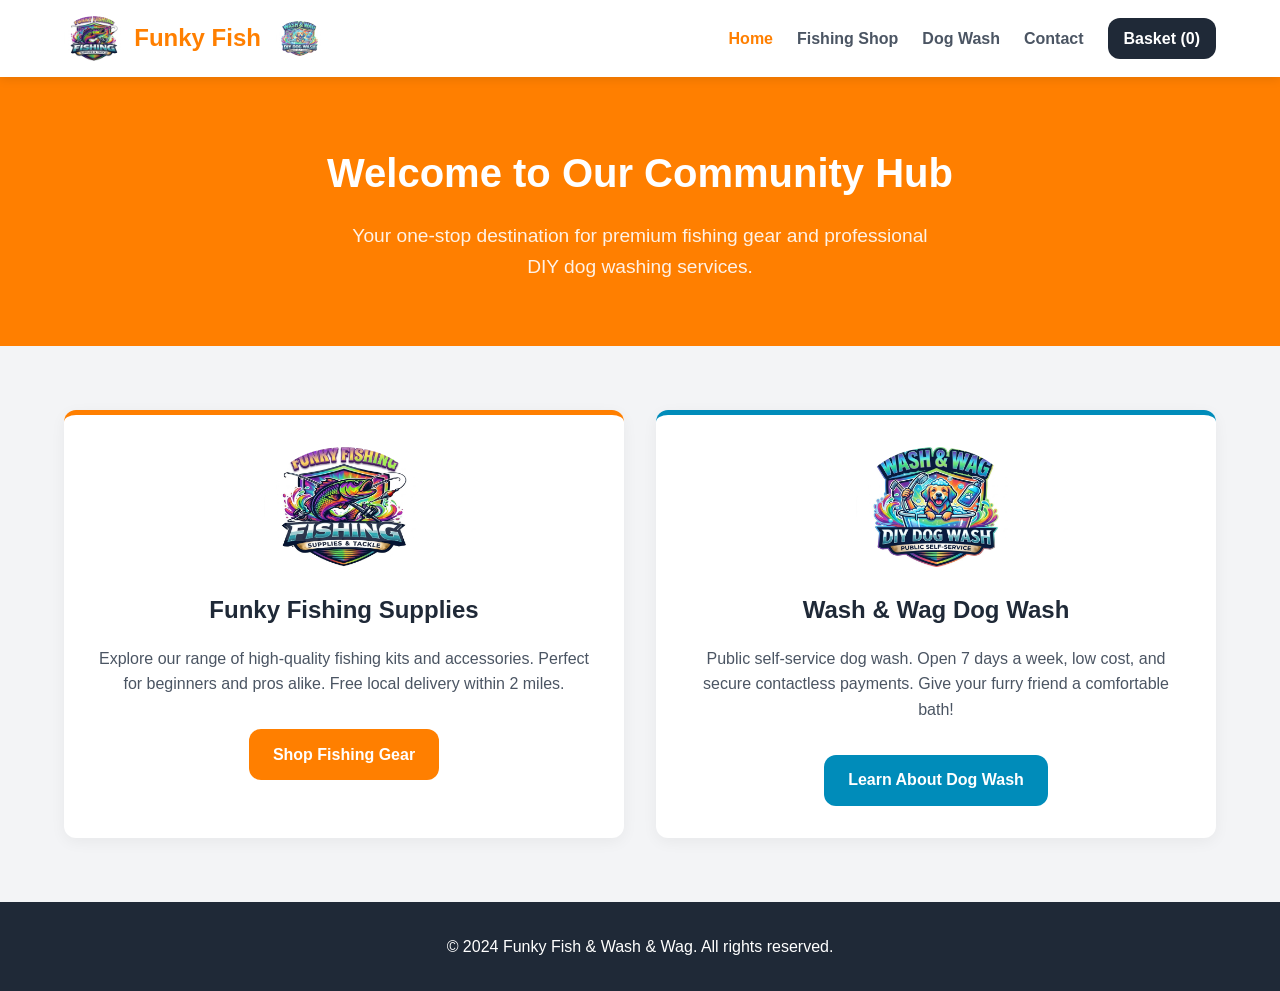
<file: index.html>
<!DOCTYPE html>
<html lang="en">
<head>
  <meta charset="UTF-8">
  <meta name="viewport" content="width=device-width, initial-scale=1.0">
  <title>Funky Fish & Wash & Wag</title>
  <link rel="stylesheet" href="css/style.css">
</head>
<body>

  <header class="main-header">
    <div class="container header-inner">
      <div class="logos">
        <a href="index.html" class="logo-primary">
          <img src="images/fish logo.jpg" alt="Funky Fish Logo">
          <span>Funky Fish</span>
        </a>
        <a href="dogwash.html" class="logo-secondary">
          <img src="images/dog wash logo.jpg" alt="Wash & Wag Logo">
        </a>
      </div>
      <nav class="main-nav">
        <a href="index.html" class="active">Home</a>
        <a href="shop.html">Fishing Shop</a>
        <a href="dogwash.html">Dog Wash</a>
        <a href="contact.html">Contact</a>
        <a href="order.html" class="cart-btn">Basket (<span id="cart-count">0</span>)</a>
      </nav>
    </div>
  </header>

  <section class="hero">
    <div class="container">
      <h1>Welcome to Our Community Hub</h1>
      <p>Your one-stop destination for premium fishing gear and professional DIY dog washing services.</p>
    </div>
  </section>

  <section class="container category-section">
    <div class="category-card primary-card">
      <img src="images/fish logo.jpg" alt="Funky Fishing" class="category-img">
      <h2>Funky Fishing Supplies</h2>
      <p>Explore our range of high-quality fishing kits and accessories. Perfect for beginners and pros alike. Free local delivery within 2 miles.</p>
      <a href="shop.html" class="btn btn-primary">Shop Fishing Gear</a>
    </div>

    <div class="category-card secondary-card">
      <img src="images/dog wash logo.jpg" alt="Wash & Wag" class="category-img">
      <h2>Wash & Wag Dog Wash</h2>
      <p>Public self-service dog wash. Open 7 days a week, low cost, and secure contactless payments. Give your furry friend a comfortable bath!</p>
      <a href="dogwash.html" class="btn btn-secondary">Learn About Dog Wash</a>
    </div>
  </section>

  <footer>
    <div class="container">
      <p>&copy; 2024 Funky Fish & Wash & Wag. All rights reserved.</p>
    </div>
  </footer>

  <script src="js/data.js"></script>
  <script src="js/main.js"></script>
</body>
</html>
</file>
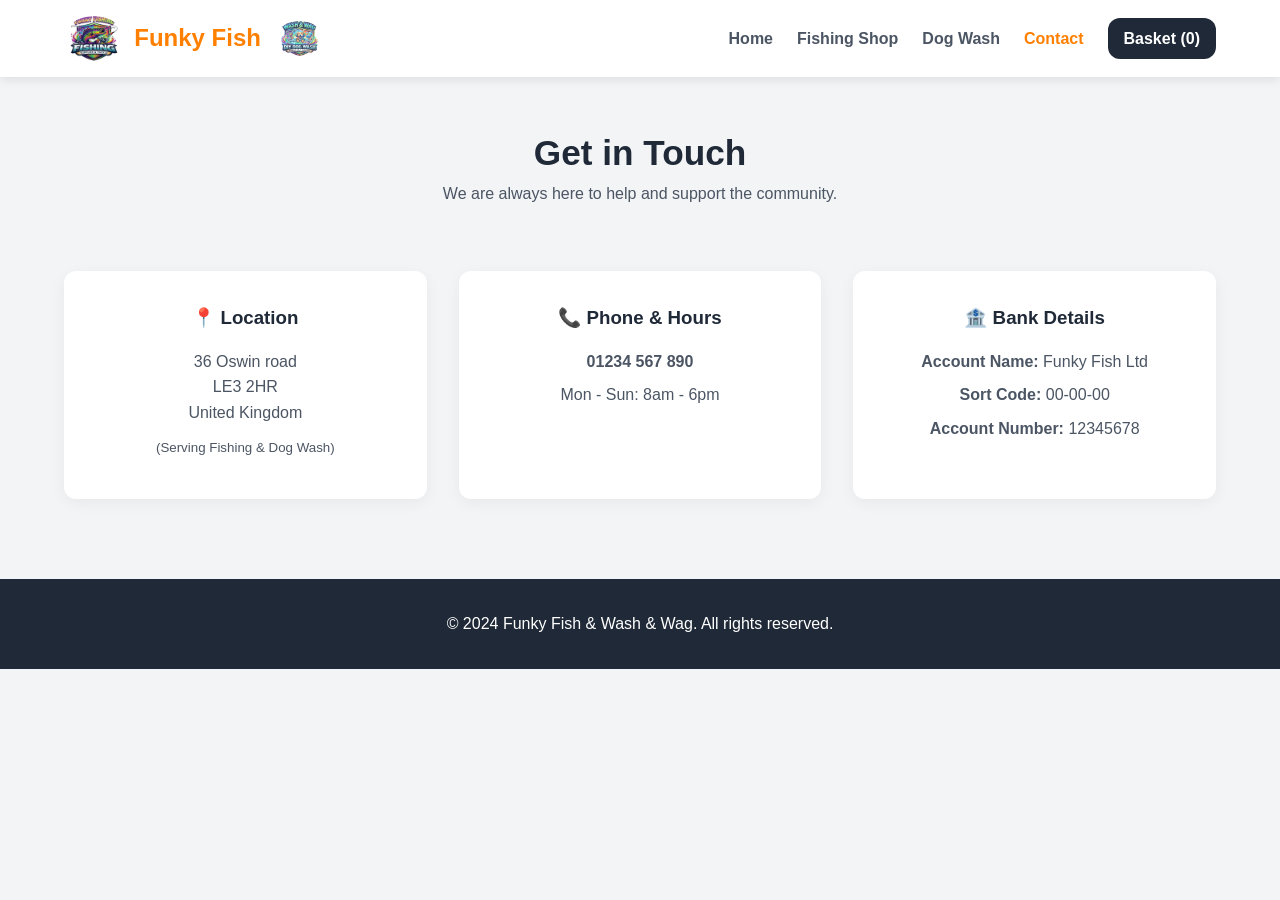
<file: contact.html>
<!DOCTYPE html>
<html lang="en">
<head>
  <meta charset="UTF-8">
  <meta name="viewport" content="width=device-width, initial-scale=1.0">
  <title>Contact Us</title>
  <link rel="stylesheet" href="css/style.css">
</head>
<body>

  <header class="main-header">
    <div class="container header-inner">
      <div class="logos">
        <a href="index.html" class="logo-primary">
          <img src="images/fish logo.jpg" alt="Funky Fish Logo">
          <span>Funky Fish</span>
        </a>
        <a href="dogwash.html" class="logo-secondary">
          <img src="images/dog wash logo.jpg" alt="Wash & Wag Logo">
        </a>
      </div>
      <nav class="main-nav">
        <a href="index.html">Home</a>
        <a href="shop.html">Fishing Shop</a>
        <a href="dogwash.html">Dog Wash</a>
        <a href="contact.html" class="active">Contact</a>
        <a href="order.html" class="cart-btn">Basket (<span id="cart-count">0</span>)</a>
      </nav>
    </div>
  </header>

  <section class="page-title">
    <div class="container">
      <h1>Get in Touch</h1>
      <p>We are always here to help and support the community.</p>
    </div>
  </section>

  <section class="container contact-section">
    <div class="contact-grid">
      <div class="contact-card">
        <h3>📍 Location</h3>
        <p>36 Oswin road<br>LE3 2HR<br>United Kingdom</p>
        <p><small>(Serving Fishing & Dog Wash)</small></p>
      </div>

      <div class="contact-card">
        <h3>📞 Phone & Hours</h3>
        <p><strong>01234 567 890</strong></p>
        <p>Mon - Sun: 8am - 6pm</p>
      </div>

      <div class="contact-card">
        <h3>🏦 Bank Details</h3>
        <p><strong>Account Name:</strong> Funky Fish Ltd</p>
        <p><strong>Sort Code:</strong> 00-00-00</p>
        <p><strong>Account Number:</strong> 12345678</p>
      </div>
    </div>
  </section>

  <footer>
    <div class="container">
      <p>&copy; 2024 Funky Fish & Wash & Wag. All rights reserved.</p>
    </div>
  </footer>

  <script src="js/data.js"></script>
  <script src="js/main.js"></script>
</body>
</html>
</file>
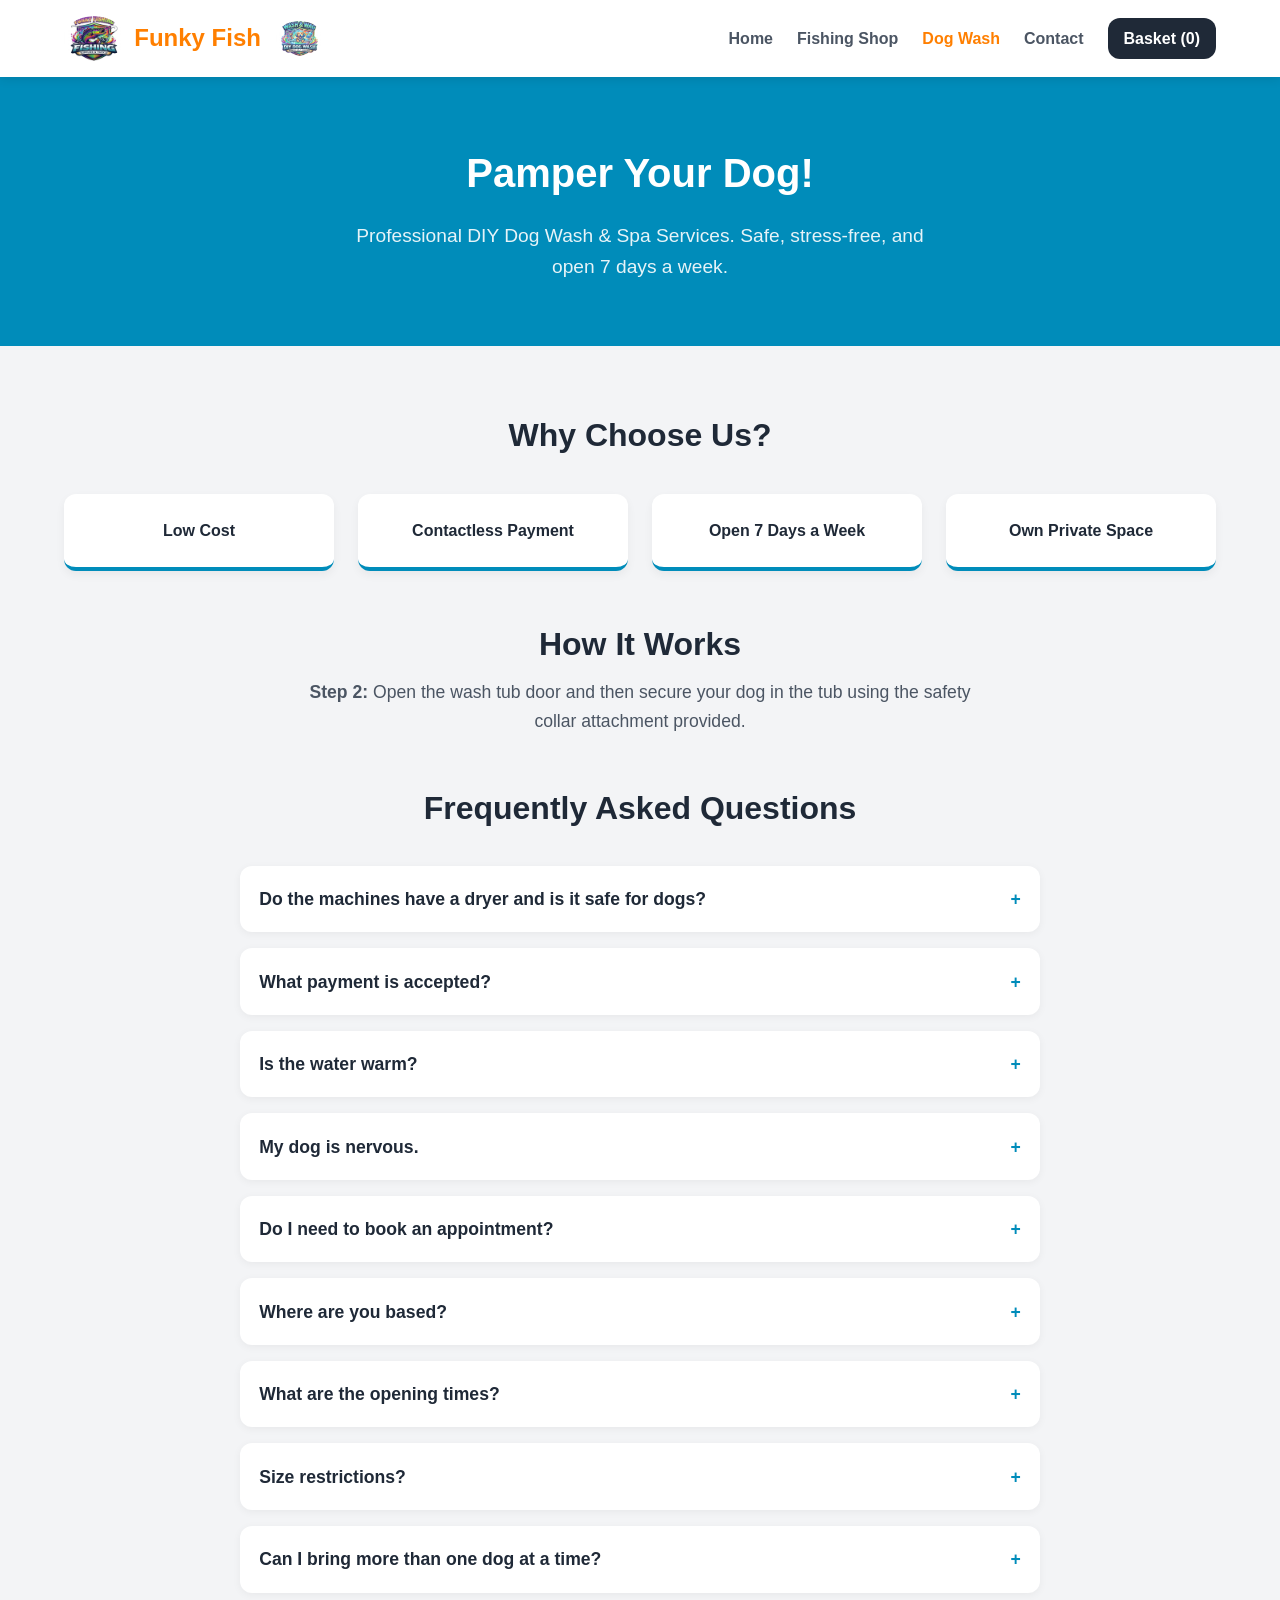
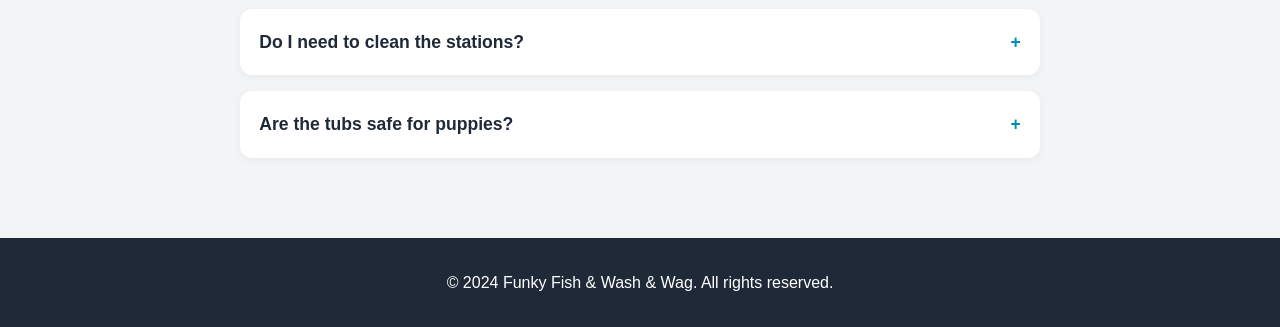
<file: dogwash.html>
<!DOCTYPE html>
<html lang="en">
<head>
  <meta charset="UTF-8">
  <meta name="viewport" content="width=device-width, initial-scale=1.0">
  <title>Dog Wash - Wash & Wag</title>
  <link rel="stylesheet" href="css/style.css">
</head>
<body>

  <header class="main-header dogwash-theme">
    <div class="container header-inner">
      <div class="logos">
        <a href="index.html" class="logo-primary">
          <img src="images/fish logo.jpg" alt="Funky Fish Logo">
          <span>Funky Fish</span>
        </a>
        <a href="dogwash.html" class="logo-secondary">
          <img src="images/dog wash logo.jpg" alt="Wash & Wag Logo">
        </a>
      </div>
      <nav class="main-nav">
        <a href="index.html">Home</a>
        <a href="shop.html">Fishing Shop</a>
        <a href="dogwash.html" class="active">Dog Wash</a>
        <a href="contact.html">Contact</a>
        <a href="order.html" class="cart-btn">Basket (<span id="cart-count">0</span>)</a>
      </nav>
    </div>
  </header>

  <section class="hero dogwash-hero">
    <div class="container">
      <h1>Pamper Your Dog!</h1>
      <p>Professional DIY Dog Wash & Spa Services. Safe, stress-free, and open 7 days a week.</p>
    </div>
  </section>

  <section class="container info-section">
    <div class="section-head">
      <h2>Why Choose Us?</h2>
    </div>
    <div class="features-grid">
      <div class="feature-box">Low Cost</div>
      <div class="feature-box">Contactless Payment</div>
      <div class="feature-box">Open 7 Days a Week</div>
      <div class="feature-box">Own Private Space</div>
    </div>

    <div class="section-head" style="margin-top: 3rem;">
      <h2>How It Works</h2>
      <p><strong>Step 2:</strong> Open the wash tub door and then secure your dog in the tub using the safety collar attachment provided.</p>
    </div>

    <div class="section-head" style="margin-top: 3rem;">
      <h2>Frequently Asked Questions</h2>
    </div>
    
    <div class="faq-container">
      <details class="faq-item">
        <summary>Do the machines have a dryer and is it safe for dogs?</summary>
        <p>Yes, our machine is equipped with a blow dryer that can be switched to low-high mode and is effective for drying dogs of all coats and types.</p>
      </details>
      <details class="faq-item">
        <summary>What payment is accepted?</summary>
        <p>We accept credit and debit online payments. (NO cash).</p>
      </details>
      <details class="faq-item">
        <summary>Is the water warm?</summary>
        <p>Yes, the station is 36-39 degrees to ensure your dog has a comfortable bathing experience. Please check the temperature to make sure it's okay for them.</p>
      </details>
      <details class="faq-item">
        <summary>My dog is nervous.</summary>
        <p>Please check out our online video to see how calm the environment is.</p>
      </details>
      <details class="faq-item">
        <summary>Do I need to book an appointment?</summary>
        <p>We offer online booking and secure payments to save your spot.</p>
      </details>
      <details class="faq-item">
        <summary>Where are you based?</summary>
        <p>36 Oswin road, LE3 2HR. (View on map).</p>
      </details>
      <details class="faq-item">
        <summary>What are the opening times?</summary>
        <p>7 days a week, Mon-Sun 8am - 6pm.</p>
      </details>
      <details class="faq-item">
        <summary>Size restrictions?</summary>
        <p>Our dog stations are designed to accommodate dogs of all sizes, from Chihuahuas to Cane Corsos.</p>
      </details>
      <details class="faq-item">
        <summary>Can I bring more than one dog at a time?</summary>
        <p>No, strictly 1 dog per wash.</p>
      </details>
      <details class="faq-item">
        <summary>Do I need to clean the stations?</summary>
        <p>Yes, once you have finished, please take advantage of our free rinse and disinfectant.</p>
      </details>
      <details class="faq-item">
        <summary>Are the tubs safe for puppies?</summary>
        <p>Yes! The equipment is safe for all ages.</p>
      </details>
    </div>
  </section>

  <footer>
    <div class="container">
      <p>&copy; 2024 Funky Fish & Wash & Wag. All rights reserved.</p>
    </div>
  </footer>

  <script src="js/data.js"></script>
  <script src="js/main.js"></script>
</body>
</html>
</file>
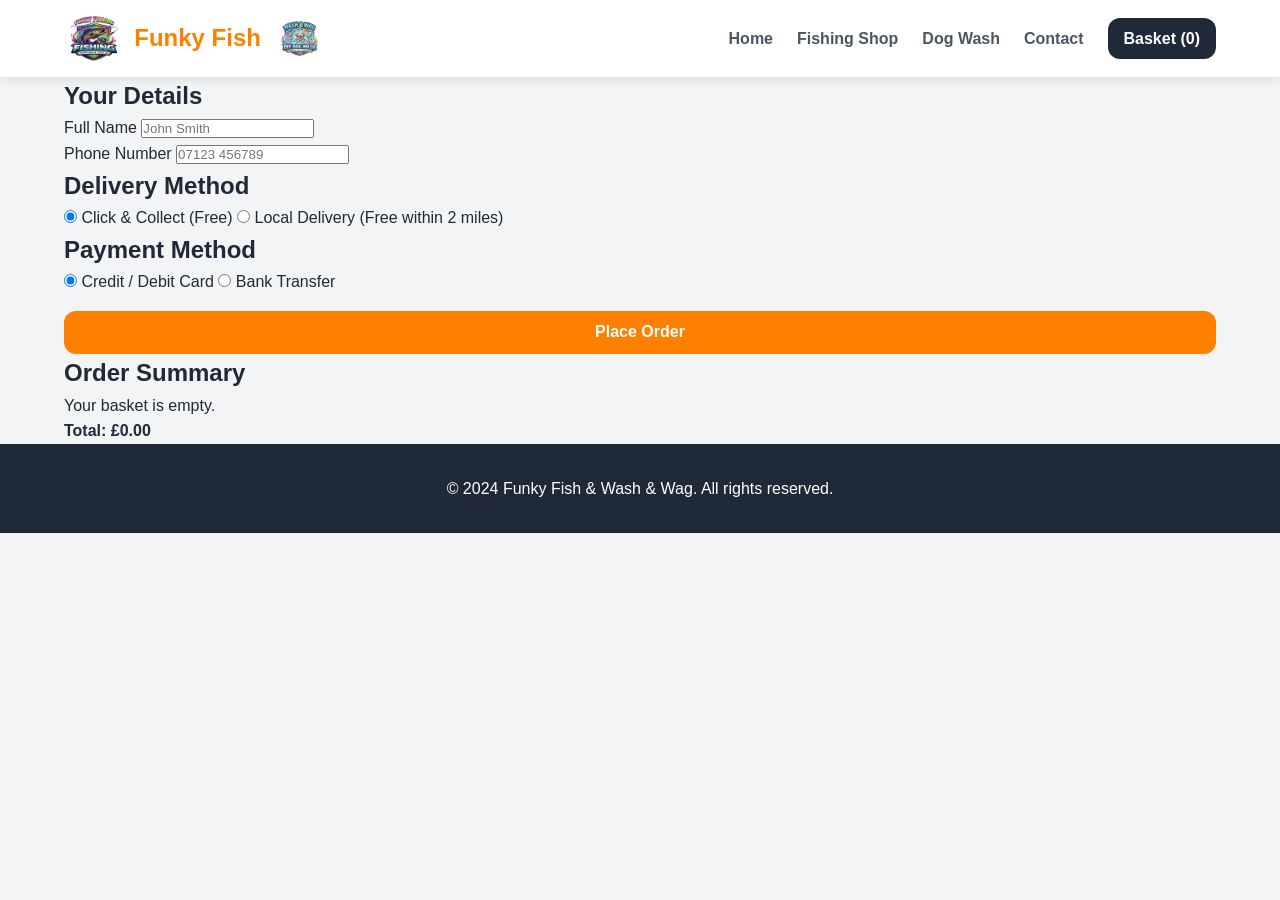
<file: order.html>
<!DOCTYPE html>
<html lang="en">
<head>
  <meta charset="UTF-8">
  <meta name="viewport" content="width=device-width, initial-scale=1.0">
  <title>Checkout - Funky Fish</title>
  <link rel="stylesheet" href="css/style.css">
</head>
<body>

  <header class="main-header">
    <div class="container header-inner">
      <div class="logos">
        <a href="index.html" class="logo-primary">
          <img src="images/fish logo.jpg" alt="Funky Fish Logo">
          <span>Funky Fish</span>
        </a>
        <a href="dogwash.html" class="logo-secondary">
          <img src="images/dog wash logo.jpg" alt="Wash & Wag Logo">
        </a>
      </div>
      <nav class="main-nav">
        <a href="index.html">Home</a>
        <a href="shop.html">Fishing Shop</a>
        <a href="dogwash.html">Dog Wash</a>
        <a href="contact.html">Contact</a>
        <a href="order.html" class="cart-btn active">Basket (<span id="cart-count">0</span>)</a>
      </nav>
    </div>
  </header>

  <section class="container checkout-section">
    <div class="checkout-layout">
      <div class="checkout-form">
        <h2>Your Details</h2>
        <form id="checkout-form">
          <div class="form-group">
            <label for="name">Full Name</label>
            <input type="text" id="name" required placeholder="John Smith">
          </div>
          <div class="form-group">
            <label for="phone">Phone Number</label>
            <input type="tel" id="phone" required placeholder="07123 456789">
          </div>
          
          <h2>Delivery Method</h2>
          <div class="radio-group">
            <label><input type="radio" name="delivery" value="collect" checked> Click & Collect (Free)</label>
            <label><input type="radio" name="delivery" value="delivery"> Local Delivery (Free within 2 miles)</label>
          </div>
          
          <div class="form-group" id="address-group" style="display: none;">
            <label for="address">Delivery Address</label>
            <textarea id="address" rows="3" placeholder="123 Fishing Lane..."></textarea>
          </div>

          <h2>Payment Method</h2>
          <div class="radio-group">
            <label><input type="radio" name="payment" value="card" checked> Credit / Debit Card</label>
            <label><input type="radio" name="payment" value="bank"> Bank Transfer</label>
          </div>

          <button type="submit" class="btn btn-primary btn-block">Place Order</button>
        </form>
      </div>

            <div class="checkout-summary">
        <h2>Order Summary</h2>
        <div id="cart-items">
          <!-- Cart items will be injected here with +/- buttons -->
        </div>
        <div class="summary-total">
          <strong>Total:</strong>
          <strong id="cart-total">£0.00</strong>
        </div>
      </div>
  </section>

  <footer>
    <div class="container">
      <p>&copy; 2024 Funky Fish & Wash & Wag. All rights reserved.</p>
    </div>
  </footer>
  <!-- Toast Notification Container -->
  <div id="toast" class="toast"></div>
  <script src="js/data.js"></script>
  <script src="js/main.js"></script>

</body>
</html>
</file>
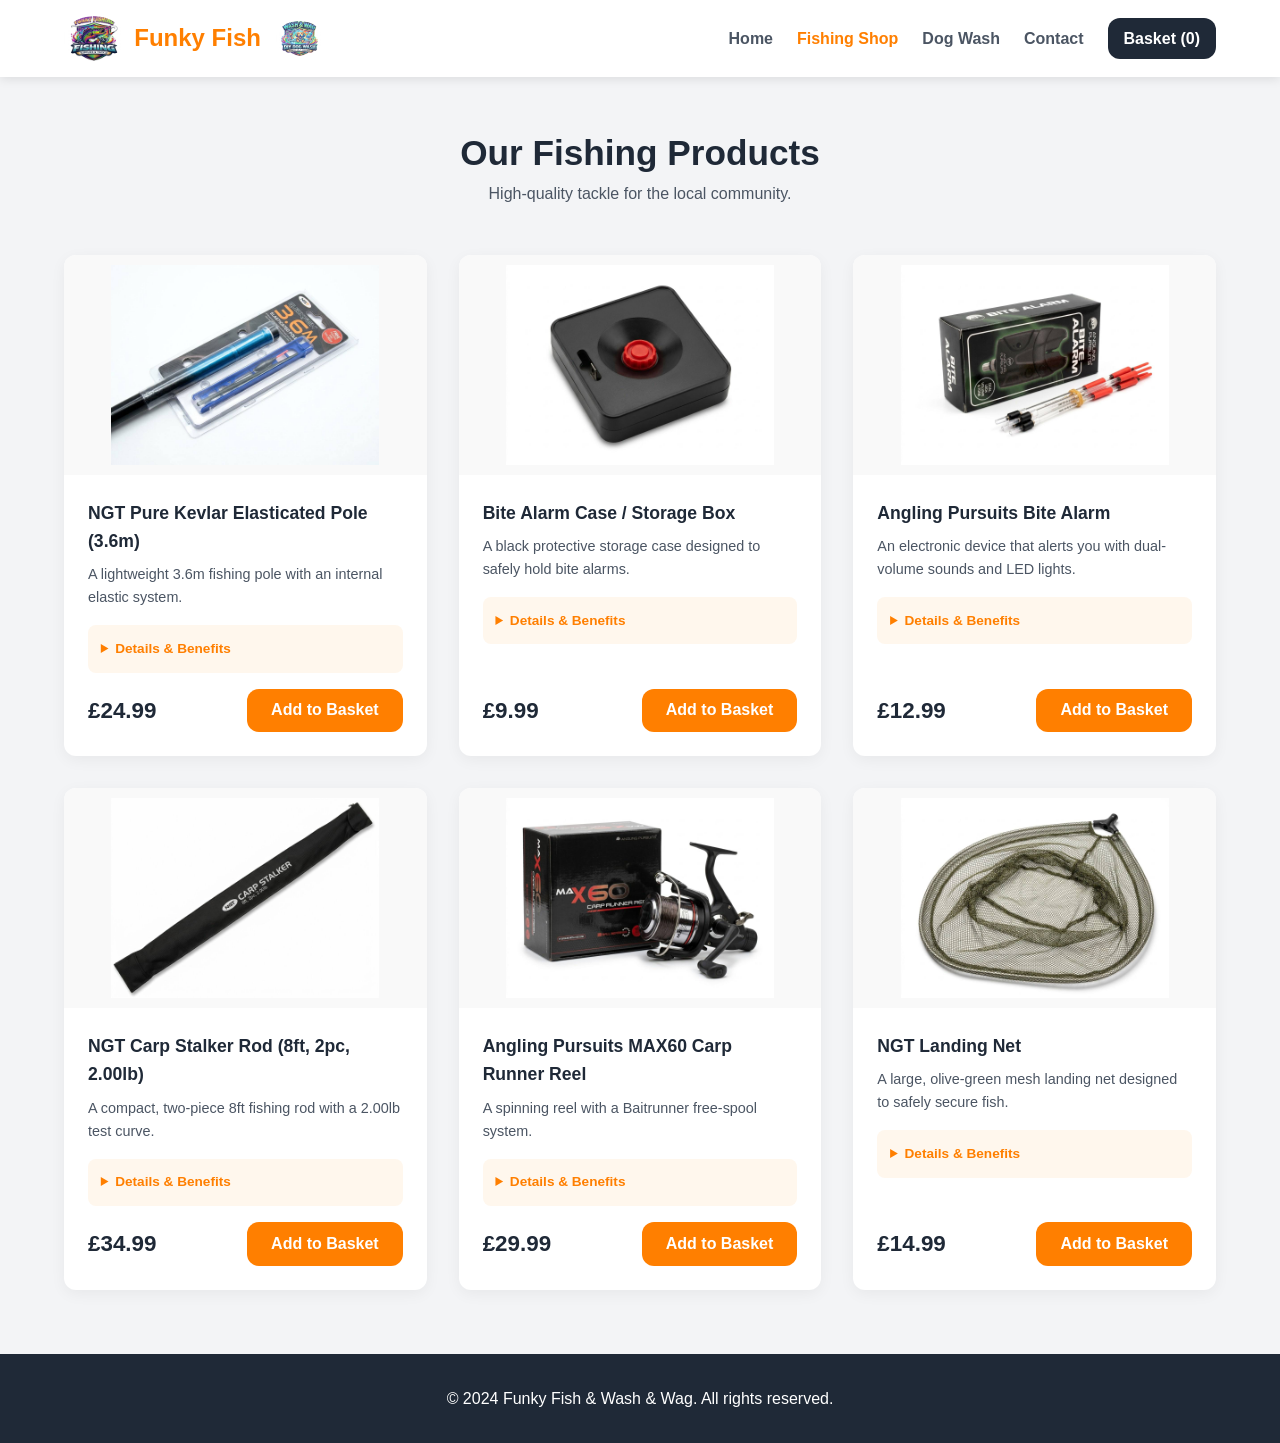
<file: shop.html>
<!DOCTYPE html>
<html lang="en">
<head>
  <meta charset="UTF-8">
  <meta name="viewport" content="width=device-width, initial-scale=1.0">
  <title>Fishing Shop - Funky Fish</title>
  <link rel="stylesheet" href="css/style.css">
</head>
<body>

  <header class="main-header">
    <div class="container header-inner">
      <div class="logos">
        <a href="index.html" class="logo-primary">
          <img src="images/fish logo.jpg" alt="Funky Fish Logo">
          <span>Funky Fish</span>
        </a>
        <a href="dogwash.html" class="logo-secondary">
          <img src="images/dog wash logo.jpg" alt="Wash & Wag Logo">
        </a>
      </div>
      <nav class="main-nav">
        <a href="index.html">Home</a>
        <a href="shop.html" class="active">Fishing Shop</a>
        <a href="dogwash.html">Dog Wash</a>
        <a href="contact.html">Contact</a>
        <a href="order.html" class="cart-btn">Basket (<span id="cart-count">0</span>)</a>
      </nav>
    </div>
  </header>

  <section class="page-title">
    <div class="container">
      <h1>Our Fishing Products</h1>
      <p>High-quality tackle for the local community.</p>
    </div>
  </section>

  <section class="container product-section">
    <div class="product-grid" id="product-grid"></div>
  </section>

  <footer>
    <div class="container">
      <p>&copy; 2024 Funky Fish & Wash & Wag. All rights reserved.</p>
    </div>
  </footer>

  <script src="js/data.js"></script>
  <script src="js/main.js"></script>
</body>
</html>
</file>
<file: css/style.css>
/* --- Global Variables & Reset --- */
:root {
  --primary: #FF7F00; /* Fishing Orange */
  --primary-hover: #E06F00;
  --secondary: #008CBA; /* Dog Wash Blue */
  --secondary-hover: #007399;
  --dark: #1F2937;
  --gray: #4B5563;
  --light: #F3F4F6;
  --white: #FFFFFF;
  --radius: 12px;
}

* {
  box-sizing: border-box;
  margin: 0;
  padding: 0;
}

body {
  font-family: 'Segoe UI', Tahoma, Geneva, Verdana, sans-serif;
  line-height: 1.6;
  color: var(--dark);
  background-color: var(--light);
}

img {
  max-width: 100%;
  height: auto;
  display: block;
}

a {
  text-decoration: none;
  color: inherit;
}

.container {
  width: min(1200px, 90%);
  margin: 0 auto;
}

/* --- Header --- */
.main-header {
  background: var(--white);
  box-shadow: 0 2px 10px rgba(0,0,0,0.1);
  position: sticky;
  top: 0;
  z-index: 100;
}

.header-inner {
  display: flex;
  justify-content: space-between;
  align-items: center;
  padding: 1rem 0;
  flex-wrap: wrap;
}

.logos {
  display: flex;
  align-items: center;
  gap: 15px;
}

.logo-primary {
  display: flex;
  align-items: center;
  gap: 10px;
  font-size: 1.5rem;
  font-weight: 800;
  color: var(--primary);
}

.logo-primary img {
  height: 45px;
  border-radius: 50%; /* To make logos look nicer if they are square */
}

.logo-secondary img {
  height: 35px; 
  opacity: 0.8;
  transition: opacity 0.3s;
  border-radius: 50%;
}
.logo-secondary img:hover { opacity: 1; }

.main-nav {
  display: flex;
  gap: 1.5rem;
  align-items: center;
  font-weight: 600;
}

.main-nav a {
  color: var(--gray);
  transition: color 0.3s;
}

.main-nav a:hover, .main-nav a.active {
  color: var(--primary);
}

.cart-btn {
  background: var(--dark);
  color: var(--white) !important;
  padding: 0.5rem 1rem;
  border-radius: var(--radius);
}

/* --- Hero Sections --- */
.hero {
  background: var(--primary);
  color: var(--white);
  text-align: center;
  padding: 4rem 1rem;
}

.dogwash-hero {
  background: var(--secondary);
}

.hero h1 { font-size: 2.5rem; margin-bottom: 1rem; }
.hero p { font-size: 1.2rem; max-width: 600px; margin: 0 auto; opacity: 0.9; }

/* --- Categories (Index Page) --- */
.category-section {
  display: grid;
  grid-template-columns: repeat(auto-fit, minmax(300px, 1fr));
  gap: 2rem;
  padding: 4rem 0;
}

.category-card {
  background: var(--white);
  padding: 2rem;
  border-radius: var(--radius);
  text-align: center;
  box-shadow: 0 4px 15px rgba(0,0,0,0.05);
  border-top: 5px solid var(--primary);
}

.secondary-card { border-top-color: var(--secondary); }

.category-img { 
  height: 120px; 
  margin: 0 auto 1.5rem; 
  border-radius: 50%;
}

.category-card h2 { margin-bottom: 1rem; font-size: 1.5rem; }

.category-card p { color: var(--gray); margin-bottom: 2rem; }

/* --- Buttons --- */
.btn {
  display: inline-block;
  padding: 0.8rem 1.5rem;
  border-radius: var(--radius);
  font-weight: bold;
  font-size: 1rem;
  border: none;
  cursor: pointer;
  transition: background 0.3s, transform 0.1s;
}

.btn:active { transform: scale(0.98); }

.btn-primary { background: var(--primary); color: var(--white); }
.btn-primary:hover { background: var(--primary-hover); }

.btn-secondary { background: var(--secondary); color: var(--white); }
.btn-secondary:hover { background: var(--secondary-hover); }

.btn-block { width: 100%; margin-top: 1rem; }

/* --- Page Titles --- */
.page-title { text-align: center; padding: 3rem 1rem 1rem; }
.page-title h1 { font-size: 2.2rem; color: var(--dark); }
.page-title p { color: var(--gray); }

/* --- Products Grid --- */
.product-section { padding: 2rem 0 4rem; }
.product-grid {
  display: grid;
  grid-template-columns: repeat(auto-fill, minmax(280px, 1fr));
  gap: 2rem;
}

.product-card {
  background: var(--white);
  border-radius: var(--radius);
  overflow: hidden;
  box-shadow: 0 4px 15px rgba(0,0,0,0.05);
  display: flex;
  flex-direction: column;
}

/* Image Slider */
.slider-wrapper { position: relative; }
.image-slider {
  display: flex;
  overflow-x: auto;
  scroll-snap-type: x mandatory;
  scrollbar-width: none; 
  -ms-overflow-style: none; 
}
.image-slider::-webkit-scrollbar { display: none; }

.slider-img {
  flex: 0 0 100%;
  scroll-snap-align: start;
  height: 220px;
  object-fit: contain; /* Changed to contain so full product shows */
  background: #f9f9f9;
  padding: 10px;
}

.slider-hint {
  position: absolute;
  bottom: 10px;
  left: 50%;
  transform: translateX(-50%);
  background: rgba(0,0,0,0.6);
  color: var(--white);
  padding: 4px 10px;
  border-radius: 20px;
  font-size: 0.8rem;
  pointer-events: none;
}

/* Product Info */
.product-info { padding: 1.5rem; display: flex; flex-direction: column; flex-grow: 1; }
.product-info h3 { font-size: 1.1rem; margin-bottom: 0.5rem; color: var(--dark); }
.short-desc { color: var(--gray); font-size: 0.9rem; margin-bottom: 1rem; }

.product-details {
  background: #FFF7ED;
  padding: 0.8rem;
  border-radius: 8px;
  font-size: 0.85rem;
  margin-bottom: 1rem;
}
.product-details summary { cursor: pointer; font-weight: bold; color: var(--primary); }

.product-footer {
  margin-top: auto;
  display: flex;
  justify-content: space-between;
  align-items: center;
}

.price { font-size: 1.4rem; font-weight: bold; color: var(--dark); }

.cart-item {
  display: flex;
  flex-direction: column;
  gap: 10px;
  margin-bottom: 1rem;
  padding-bottom: 1rem;
  border-bottom: 1px dashed #ccc;
}

.cart-item-info {
  display: flex;
  justify-content: space-between;
  font-weight: 600;
}

.cart-item-actions {
  display: flex;
  justify-content: space-between;
  align-items: center;
}

.qty-controls {
  display: flex;
  align-items: center;
  gap: 10px;
  background: var(--light);
  border-radius: 8px;
  padding: 2px;
}

.qty-btn {
  background: var(--white);
  border: 1px solid #ccc;
  width: 30px;
  height: 30px;
  border-radius: 6px;
  cursor: pointer;
  font-weight: bold;
  font-size: 1.1rem;
  display: flex;
  align-items: center;
  justify-content: center;
  transition: background 0.2s;
}

.qty-btn:hover { background: #e5e7eb; }

.qty-num {
  font-weight: bold;
  min-width: 20px;
  text-align: center;
}

.item-total {
  font-weight: bold;
  color: var(--primary);
}

.remove-btn {
  background: none;
  border: none;
  color: #ef4444;
  font-size: 1.5rem;
  cursor: pointer;
  padding: 0 5px;
  transition: color 0.2s;
}

.remove-btn:hover { color: #b91c1c; }

/* --- Dog Wash Specifics --- */
.info-section { padding: 4rem 0; }
.section-head { text-align: center; margin-bottom: 2rem; }
.section-head h2 { font-size: 2rem; color: var(--dark); margin-bottom: 0.5rem; }
.section-head p { color: var(--gray); font-size: 1.1rem; max-width: 700px; margin: 0 auto; }

.features-grid {
  display: grid;
  grid-template-columns: repeat(auto-fit, minmax(200px, 1fr));
  gap: 1.5rem;
}

.feature-box {
  background: var(--white);
  padding: 1.5rem;
  text-align: center;
  border-radius: var(--radius);
  font-weight: bold;
  box-shadow: 0 4px 10px rgba(0,0,0,0.05);
  border-bottom: 4px solid var(--secondary);
}

.faq-container { max-width: 800px; margin: 0 auto; }
.faq-item {
  background: var(--white);
  margin-bottom: 1rem;
  padding: 1.2rem;
  border-radius: var(--radius);
  box-shadow: 0 2px 8px rgba(0,0,0,0.05);
}
.faq-item summary {
  cursor: pointer;
  font-weight: bold;
  color: var(--dark);
  font-size: 1.1rem;
  list-style: none; 
}
.faq-item summary::after { content: '+'; float: right; color: var(--secondary); font-weight: bold; }
.faq-item[open] summary::after { content: '-'; }
.faq-item p { margin-top: 1rem; color: var(--gray); }

/* --- Contact Page --- */
.contact-section { padding: 3rem 0 5rem; }
.contact-grid {
  display: grid;
  grid-template-columns: repeat(auto-fit, minmax(250px, 1fr));
  gap: 2rem;
}
.contact-card {
  background: var(--white);
  padding: 2rem;
  border-radius: var(--radius);
  text-align: center;
  box-shadow: 0 4px 15px rgba(0,0,0,0.05);
}
.contact-card h3 { margin-bottom: 1rem; color: var(--dark); }
.contact-card p { color: var(--gray); margin-bottom: 0.5rem; }

/* --- Footer --- */
footer {
  background: var(--dark);
  color: var(--white);
  text-align: center;
  padding: 2rem 0;
  margin-top: auto;
}

/* --- Mobile Responsiveness --- */
@media (max-width: 768px) {
  .header-inner { flex-direction: column; gap: 1rem; text-align: center; }
  .main-nav { flex-wrap: wrap; justify-content: center; gap: 10px; }
  .hero h1 { font-size: 2rem; }
  .category-section, .product-grid, .features-grid, .contact-grid { grid-template-columns: 1fr; }
  .checkout-layout { grid-template-columns: 1fr; }
}
/* --- Toast Notification --- */
.toast {
  visibility: hidden;
  min-width: 250px;
  background-color: #1F2937; /* Dark background */
  color: #fff;
  text-align: center;
  border-radius: 8px;
  padding: 16px;
  position: fixed;
  z-index: 1000;
  left: 50%;
  bottom: 30px;
  transform: translateX(-50%);
  font-size: 1rem;
  box-shadow: 0 4px 12px rgba(0,0,0,0.15);
  opacity: 0;
  transition: opacity 0.5s, bottom 0.5s;
}

.toast.show {
  visibility: visible;
  opacity: 1;
  bottom: 50px; /* Slides up a bit */
}
</file>
